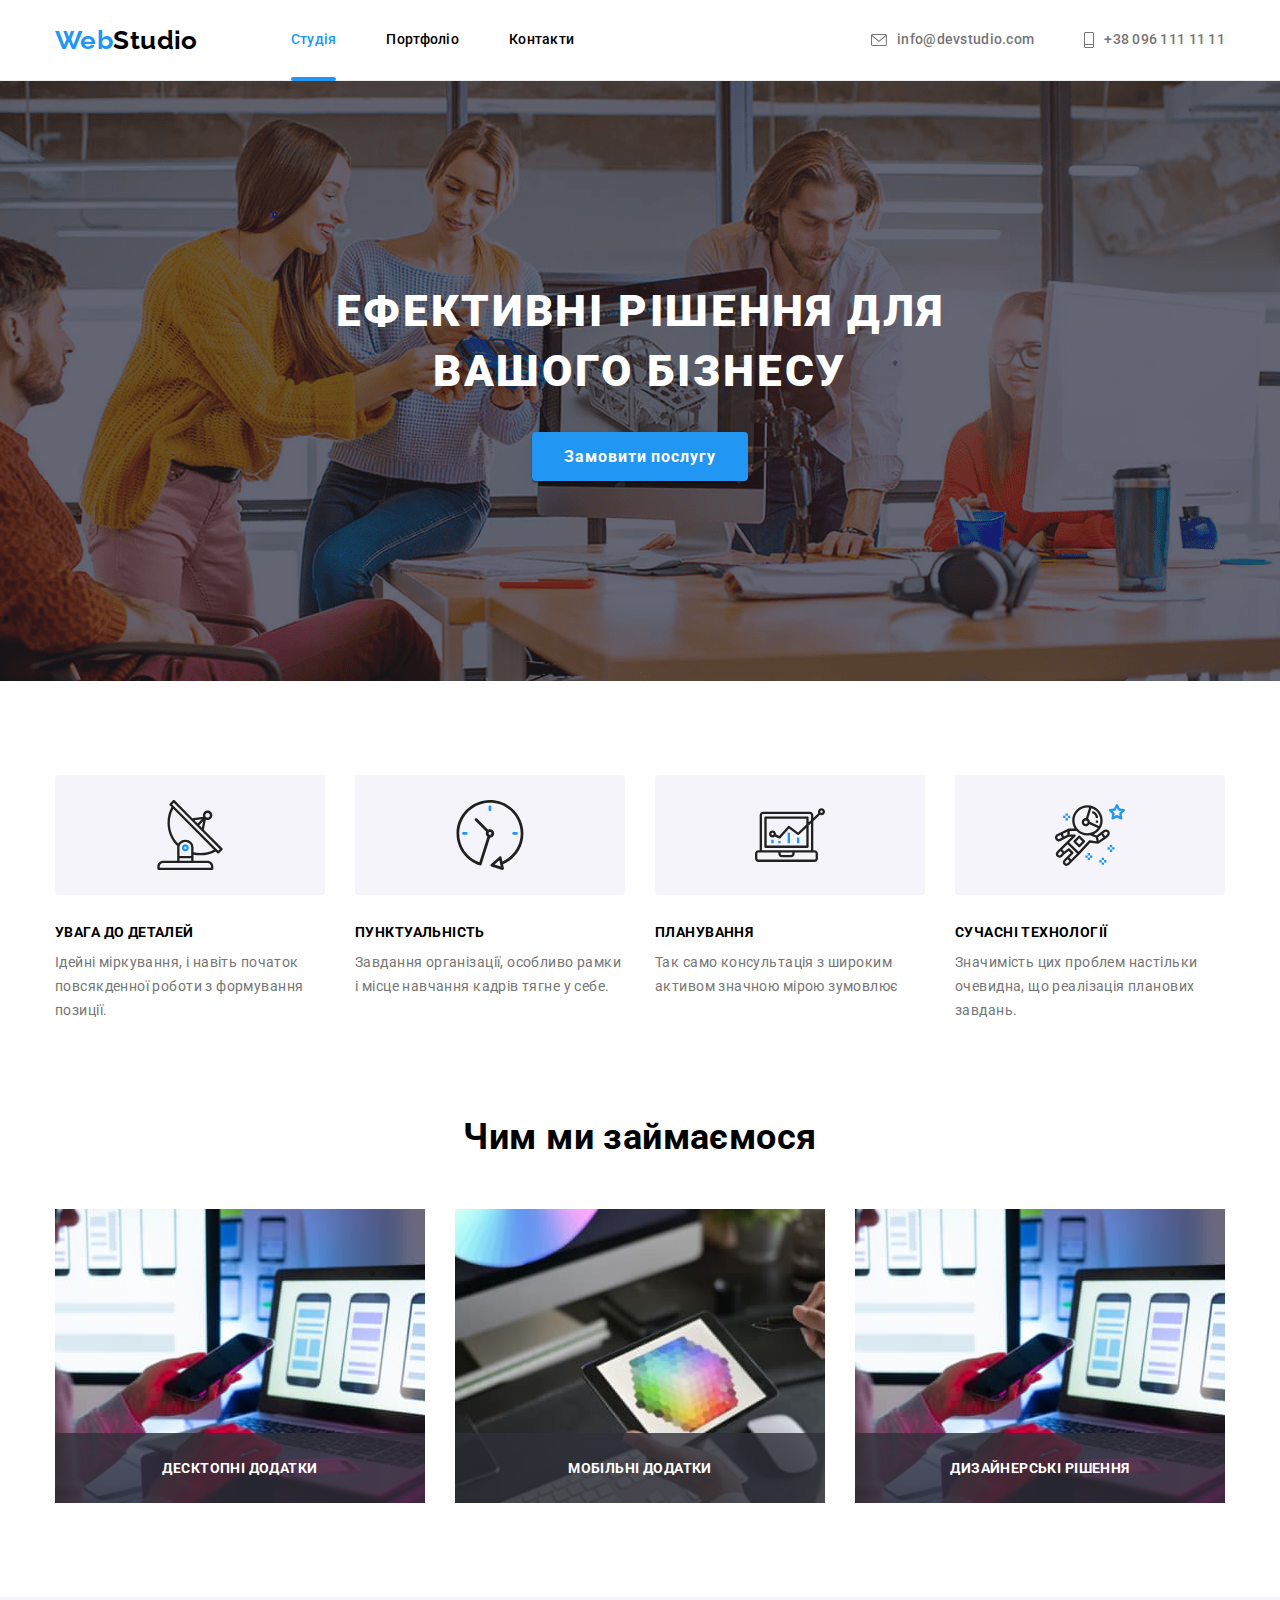
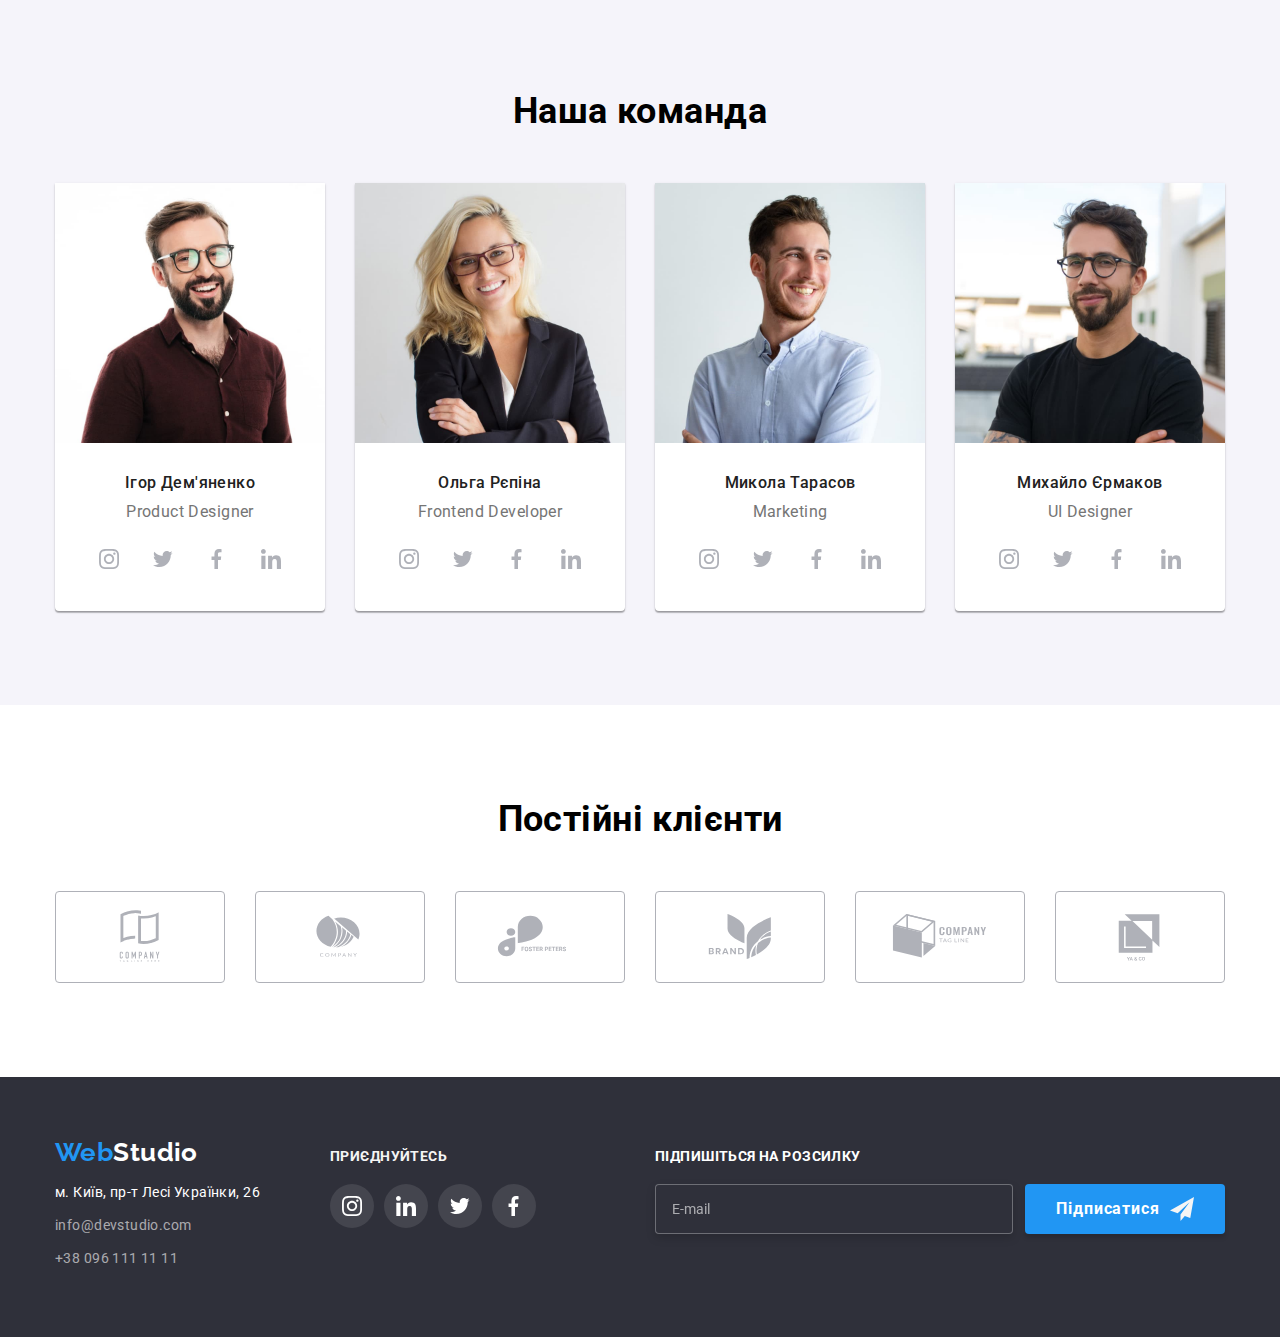
<file: index.html>
<!DOCTYPE html>
<html lang="uk">
<head>
  <meta charset="UTF-8">
  <meta http-equiv="X-UA-Compatible" content="IE=edge">
  <meta name="viewport" content="width=device-width, initial-scale=1.0">
  <!-- FONTS -->
  <link href="https://fonts.googleapis.com/css2?family=Raleway:wght@700&family=Roboto:wght@400;500;700;900&display=swap" rel="stylesheet">
  <!--MODERN-NORMALIZE  -->
  <link rel="stylesheet" href="https://cdn.jsdelivr.net/npm/modern-normalize@1.1.0/modern-normalize.min.css">
  
  <link rel="stylesheet" href="./css/style.css">
  <title>WebStudio</title>
</head>
<body>

  <!-- HEDEAR -->
  <header class="header">
    <div class="container header-container">
      <nav class="nav">
      <a class="logo" href="./index.html"><span class="logo-decoration">Web</span>Studio</a>
        <ul class="list-nav list">
          <li class="item-list"><a class="link current" href="./index.html">Студія</a></li>
          <li class="item-list"><a class="link" href="./portfolio.html">Портфоліо</a></li>
          <li class="item-list"><a class="link" href="#">Контакти</a></li>
        </ul>
      </nav>

      <ul class="list-contact list">
        <li class="item-contact">
          <a class="link" href="mailto:info@devstudio.com">
            <svg class="contacts-icons-mailtu">
              <use href="./images/icons/contacts.svg#icon-envelope"></use>
            </svg>info@devstudio.com
          </a>
        </li>
        <li class="item-contact">
          <a class="link" href="tel:+380961111111">
            <svg class="contacts-icons-phone">
              <use href="./images/icons/contacts.svg#icon-phone"></use>
            </svg>+38 096 111 11 11
          </a>
        </li>
      </ul>
    </div>
  </header>
  <main>

    <!-- HERO -->
    <section class="hero section">
      <div class="container">
        <h1 class="hero-title">Ефективні рішення для вашого бізнесу</h1>
        <button class="btn-hero" data-modal-open type="button">Замовити послугу</button>
      </div>
    </section>

    <!-- ADVANTAGES -->
    <section class="advantages section">
      <h2 class="visually-hidden">Переваги</h2>
        <div class="container">
          <ul class="list-advantages list">
            <li class="item-advantages">
              <div class="blok-advantes">
                <svg class="icon-advantes">
                  <use  href="./images/icons/work.svg#icon-antenna"></use>
                </svg>
              </div>
              <h3 class=advantages-title>УВАГА ДО ДЕТАЛЕЙ</h3>
              <p class="advantages-text">Ідейні міркування, і навіть початок повсякденної роботи з формування позиції.</p>
            </li>

            <li class="item-advantages">
              <div class="blok-advantes">
                <svg class="icon-advantes">
                  <use  href="./images/icons/work.svg#icon-clock"></use>
                </svg>
              </div>
              <h3 class="advantages-title">ПУНКТУАЛЬНІСТЬ</h3>
              <p class="advantages-text">Завдання організації, особливо рамки і місце навчання кадрів тягне у себе.</p>
            </li>

            <li class="item-advantages">
              <div class="blok-advantes">
                <svg class="icon-advantes">
                  <use  href="./images/icons/work.svg#icon-diagram"></use>
                </svg>
              </div>
              <h3 class="advantages-title">ПЛАНУВАННЯ</h3>
              <p class="advantages-text">Так само консультація з широким активом значною мірою зумовлює</p>
            </li>

            <li class="item-advantages">
              <div class="blok-advantes">
                <svg class="icon-advantes">
                  <use  href="./images/icons/work.svg#icon-astronaut"></use>
                </svg>
              </div>
              <h3 class="advantages-title">СУЧАСНІ ТЕХНОЛОГІЇ</h3>
              <p class="advantages-text">Значимість цих проблем настільки очевидна, що реалізація планових завдань.</p>
            </li>
          </ul>
      </div>
    </section>

    <!-- WORK -->
    <section class="work section">
      <div class="container">
        <h2 class="section-title">Чим ми займаємося</h2>
          <ul class="list-work list">
            <li>
              <div class="work-overlay">
                <img src="./images/img-work-1.jpg" alt="зображення роботи над кодом" width="370" height="294">
                <p class="work-overlay-text">Десктопні додатки</p>
              </div>
            </li>

            <li>
              <div class="work-overlay">
                <img src="./images/img-work-2.jpg" alt="зображення роботи над мобільним додатком" width="370" height="294">
                <p class="work-overlay-text">Мобільні додатки</p>
            </div>
            </li>

            <li>
              <div class="work-overlay">
                <img src="./images/img-work-1.jpg" alt="зображення роботи над дизайном" width="370" height="294">
                <p class="work-overlay-text">Дизайнерські рішення</p>
              </div>
            </li>
          </ul>
      </div>
    </section>

    <!-- TEAM -->
    <section class="team section">
      <div class="container">
        <h2 class="section-title">Наша команда</h2>
          <ul class="list-team list">
            <li class="item-team">
              <img src="./images/img-product-designer.jpg" alt="Ігор Дем'яненко" width="270" height="260">
              <div class="card-team">
                <h3 class="team-subtitle">Ігор Дем'яненко</h3>
                <p class="team-text" lang="en">Product Designer</p>
              
                <ul class="social-list list">
                  <li class="social-list-item">
                    <a href="" class="social-list-link">
                      <svg lang="en" class="social-list-icon" aria-label="instagram icon">
                        <use href="./images/icons/social-networks.svg#icon-instagram"></use>
                      </svg>
                    </a>
                  </li>
                  <li class="social-list-item">
                    <a href="" class="social-list-link">
                      <svg lang="en" class="social-list-icon" aria-label="twitter icon">
                        <use href="./images/icons/social-networks.svg#icon-twitter"></use>
                      </svg>
                    </a>
                  </li>
                  <li class="social-list-item">
                    <a href="" class="social-list-link">
                      <svg lang="en" class="social-list-icon" aria-label="facebook icon">
                        <use href="./images/icons/social-networks.svg#icon-facebook"></use>
                      </svg>
                    </a>
                  </li>
                  <li class="social-list-item">
                    <a href="" class="social-list-link">
                      <svg lang="en" class="social-list-icon" aria-label="linkedin icon">
                        <use href="./images/icons/social-networks.svg#icon-linkedin"></use>
                      </svg>
                    </a>
                  </li>
                </ul>
              </div>
            </li>

            <li class="item-team">
              <img src="./images/img-frontend-developer.jpg" alt="Ольга Рєпіна" width="270" height="260">
              <div class="card-team">
                <h3 class="team-subtitle">Ольга Рєпіна</h3>
                <p class="team-text" lang="en">Frontend Developer</p>

                <ul class="social-list list">
                  <li class="social-list-item">
                    <a href="" class="social-list-link">
                      <svg lang="en" class="social-list-icon" aria-label="instagram icon">
                        <use href="./images/icons/social-networks.svg#icon-instagram"></use>
                      </svg>
                    </a>
                  </li>
                  <li class="social-list-item">
                    <a href="" class="social-list-link">
                      <svg lang="en" class="social-list-icon" aria-label="twitter icon">
                        <use href="./images/icons/social-networks.svg#icon-twitter"></use>
                      </svg>
                    </a>
                  </li>
                  <li class="social-list-item">
                    <a href="" class="social-list-link">
                      <svg lang="en" class="social-list-icon" aria-label="facebook icon">
                        <use href="./images/icons/social-networks.svg#icon-facebook"></use>
                      </svg>
                    </a>
                  </li>
                  <li class="social-list-item">
                    <a href="" class="social-list-link">
                      <svg lang="en" class="social-list-icon" aria-label="linkedin icon">
                        <use href="./images/icons/social-networks.svg#icon-linkedin"></use>
                      </svg>
                    </a>
                  </li>
                </ul>
              </div>
            </li>

            <li class="item-team">
              <img src="./images/img-marketing.jpg" alt="Микола Тарасов" width="270" height="260">
              <div class="card-team">
                <h3 class="team-subtitle">Микола Тарасов</h3>
                <p class="team-text" lang="en">Marketing</p>

                <ul class="social-list list">
                  <li class="social-list-item">
                    <a href="" class="social-list-link">
                      <svg lang="en" class="social-list-icon" aria-label="instagram icon">
                        <use href="./images/icons/social-networks.svg#icon-instagram"></use>
                      </svg>
                    </a>
                  </li>
                  <li class="social-list-item">
                    <a href="" class="social-list-link">
                      <svg lang="en" class="social-list-icon" aria-label="twitter icon">
                        <use href="./images/icons/social-networks.svg#icon-twitter"></use>
                      </svg>
                    </a>
                  </li>
                  <li class="social-list-item">
                    <a href="" class="social-list-link">
                      <svg lang="en" class="social-list-icon" aria-label="facebook icon">
                        <use href="./images/icons/social-networks.svg#icon-facebook"></use>
                      </svg>
                    </a>
                  </li>
                  <li class="social-list-item">
                    <a href="" class="social-list-link">
                      <svg lang="en" class="social-list-icon" aria-label="linkedin icon">
                        <use href="./images/icons/social-networks.svg#icon-linkedin"></use>
                      </svg>
                    </a>
                  </li>
                </ul>
              </div>
            </li>

            <li class="item-team">
              <img src="./images/img-ul-designer.jpg" alt="Михайло Єрмаков" width="270" height="260">
              <div class="card-team">
                <h3 class="team-subtitle">Михайло Єрмаков</h3>
                <p class="team-text" lang="en">UI Designer</p>

                <ul class="social-list list">
                  <li class="social-list-item">
                    <a href="" class="social-list-link">
                      <svg lang="en" class="social-list-icon" aria-label="instagram icon">
                        <use href="./images/icons/social-networks.svg#icon-instagram"></use>
                      </svg>
                    </a>
                  </li>
                  <li class="social-list-item">
                    <a href="" class="social-list-link">
                      <svg lang="en" class="social-list-icon" aria-label="twitter icon">
                        <use href="./images/icons/social-networks.svg#icon-twitter"></use>
                      </svg>
                    </a>
                  </li>
                  <li class="social-list-item">
                    <a href="" class="social-list-link">
                      <svg lang="en" class="social-list-icon" aria-label="facebook icon">
                        <use href="./images/icons/social-networks.svg#icon-facebook"></use>
                      </svg>
                    </a>
                  </li>
                  <li class="social-list-item">
                    <a href="" class="social-list-link linc">
                      <svg lang="en" class="social-list-icon" aria-label="linkedin icon">
                        <use href="./images/icons/social-networks.svg#icon-linkedin"></use>
                      </svg>
                    </a>
                  </li>
                </ul>
              </div>
            </li>
          </ul>
    </div>
    </section>

    <!-- CUSTOMERS -->
    <section class="sectin-customers section">
      <div class="container">
        <h2 class="customers-title title">Постійні клієнти</h2>
          <ul class="curstomers-list list">
            <li class="curstomers-item">
              <a href="" class="curstomers-link link">
                <svg class="curstomers-icon">
                  <use href="./images/icons/logo.svg#icon-Logo-1"></use>
                </svg>
              </a>
            </li>

            <li class="curstomers-item">
              <a href="" class="curstomers-link link">
                <svg class="curstomers-icon">
                  <use href="./images/icons/logo.svg#icon-Logo-2"></use>
                </svg>
              </a>
            </li>

            <li class="curstomers-item">
              <a href="" class="curstomers-link link">
                <svg class="curstomers-icon">
                  <use href="./images/icons/logo.svg#icon-Logo-3"></use>
                </svg>
              </a>
            </li>

            <li class="curstomers-item">
              <a href="" class="curstomers-link link">
                <svg class="curstomers-icon">
                  <use href="./images/icons/logo.svg#icon-Logo-4"></use>
                </svg>
              </a>
            </li>

            <li class="curstomers-item">
              <a href="" class="curstomers-link link">
                <svg class="curstomers-icon">
                  <use href="./images/icons/logo.svg#icon-Logo-5"></use>
                </svg>
              </a>
            </li>

            <li class="curstomers-item">
              <a href="" class="curstomers-link link">
                <svg class="curstomers-icon">
                  <use href="./images/icons/logo.svg#icon-Logo-6"></use>
                </svg>
              </a>
            </li>
          </ul>
      </div>
    </section>
  </main>

  <!-- FOOTER -->
  <footer class="footer">
      <div class="container footer-box">
          <div class="footer-contacts">
            <a class="logo" href="./index.html"><span class="logo-decoration">Web</span>Studio</a>
            <address class="footer-address">
              <ul class="footer-list list">
                <li class="item-footer"><a class="link-adres" href="">м. Київ, пр-т Лесі Українки, 26</a></li>
                <li class="item-footer"><a class="link" href="mailto:info@devstudio.com">info@devstudio.com</a></li>
                <li class="item-footer"><a class="link" href="tel:+380961111111">+38 096 111 11 11</a></li>
              </ul>
            </address>
          </div>

          <!-- FOOTER-SOCIAL -->
        <div class="footer-social">
          <h2 class="footer-social-title">приєднуйтесь</h2>

          <ul class="footer-social-list list">
            <li class="footer-social-item">
              <a href="" class="footer-social-link">
                <svg class="footer-social-icon">
                  <use class="use" href="./images/icons/social-networks.svg#icon-instagram"></use>
                </svg>
              </a>
            </li>

            <li class="footer-social-item">
              <a href="" class="footer-social-link">
                <svg class="footer-social-icon">
                  <use href="./images/icons/social-networks.svg#icon-linkedin"></use>
                </svg>
              </a>
            </li>

            <li class="footer-social-item">
              <a href="" class="footer-social-link">
                <svg class="footer-social-icon">
                  <use href="./images/icons/social-networks.svg#icon-twitter"></use>
                </svg>
              </a>
            </li>

            <li class="footer-social-item">
              <a href="" class="footer-social-link ">
                <svg class="footer-social-icon">
                  <use href="./images/icons/social-networks.svg#icon-facebook"></use>
                </svg>
              </a>
            </li>
          </ul>
        </div>


        <div class="subscription">
          <p class="footer-title-form">Підпишіться на розсилку</p>
          <form class="footer-form">
            <input class="footer-form-input" name="user_email"
            type="email" 
            pattern="[a-zA-Zа]+"
            placeholder="E-mail">
            <button class="footer-form-btn" type="submit">
              Підписатися
              <svg class="footer-icon-btn">
                <use href="./images/icons/social-networks.svg#icon-send"></use>
              </svg>
            </button>
          </form>
        </div>
      </div>
  </footer>

  <!--MODAL-BACKDROP -->
 
  <div class="backdrop is-hidden" data-modal>
    <div class="modal">
      <button class="modal-close-btn" data-modal-close>
        <svg class="modal-icon-close">
          <use href="./images/icons/modal-window.svg#icon-close"></use>
        </svg>
      </button>

      <p class="modal-title">Залиште свої дані, ми вам передзвонимо</p>
      <form class="modal-form">
        <label class="modal-lable">
          <span class="modal-input-fild">Ім'я</span>
          <span class="modal-form-icon">
            <input class="modal-input" 
            name="user_name" 
            type="text" 
            required 
            pattern="[a-zA-Zа-яА-ЯіІїЇ]+">
            <svg class="form-input-icon" width="12px"
            height="12px">
              <use class="input-icon" href="./images/icons/modal-window.svg#icon-uzer"></use>
            </svg>
          </span>
        </label>
      
        <label class="modal-lable">
          <span class="modal-input-fild">Телефон</span>
          <span class="modal-form-icon">
            <input class="modal-input" 
            name="user_phone" 
            type="tel" 
            required 
            pattern="[0-9]{3}-[0-9]{3}-[0-9]{2}-[0-9]{2}" 
            title="xxx-xxx-xx-xx">
            <svg class="form-input-icon" width="13px" 
            height="13px">
              <use class="input-icon"  href="./images/icons/modal-window.svg#icon-phone"></use>
            </svg>
          </span>
        </label>
      
        <label class="modal-lable">
          <span class="modal-input-fild">Пошта</span>
          <span class="modal-form-icon">
            <input class="modal-input" 
            name="user_email" 
            type="email"
            pattern="[a-zA-Zа]+">
            <svg class="form-input-icon" width="15px" 
            height="12px" >
              <use class="input-icon" href="./images/icons/modal-window.svg#icon-letter"></use>
            </svg>
          </span>
        </label>
      
        <label class="modal-lable-textarea">
          <span class="modal-input-fild">Коментар</span>
          <textarea class="modal-textarea" 
          name="user_message"
          placeholder="Введіть текст"></textarea>
        </label>
      
        <label class="modal-checkbox-field">
          <input class="modal-checkbox"
          name="user_policy" 
          type="checkbox" 
          required>
          <svg class="icon-checkbox">
            <use class="icon-checkbox-active" href="./images/icons/modal-window.svg#icon-check-box"></use>
          </svg>
          Погоджуюся з розсилкою та приймаю&nbsp;<a class="checkbox-link" href=""> Умови договору</a>
        </label>

        <button class="modal-form-btn" type="submit">Надіслати</button>
      </form>
    </div>
  </div>
 


  <script src="./js/modal.js"></script>
</body>
</html>
</file>
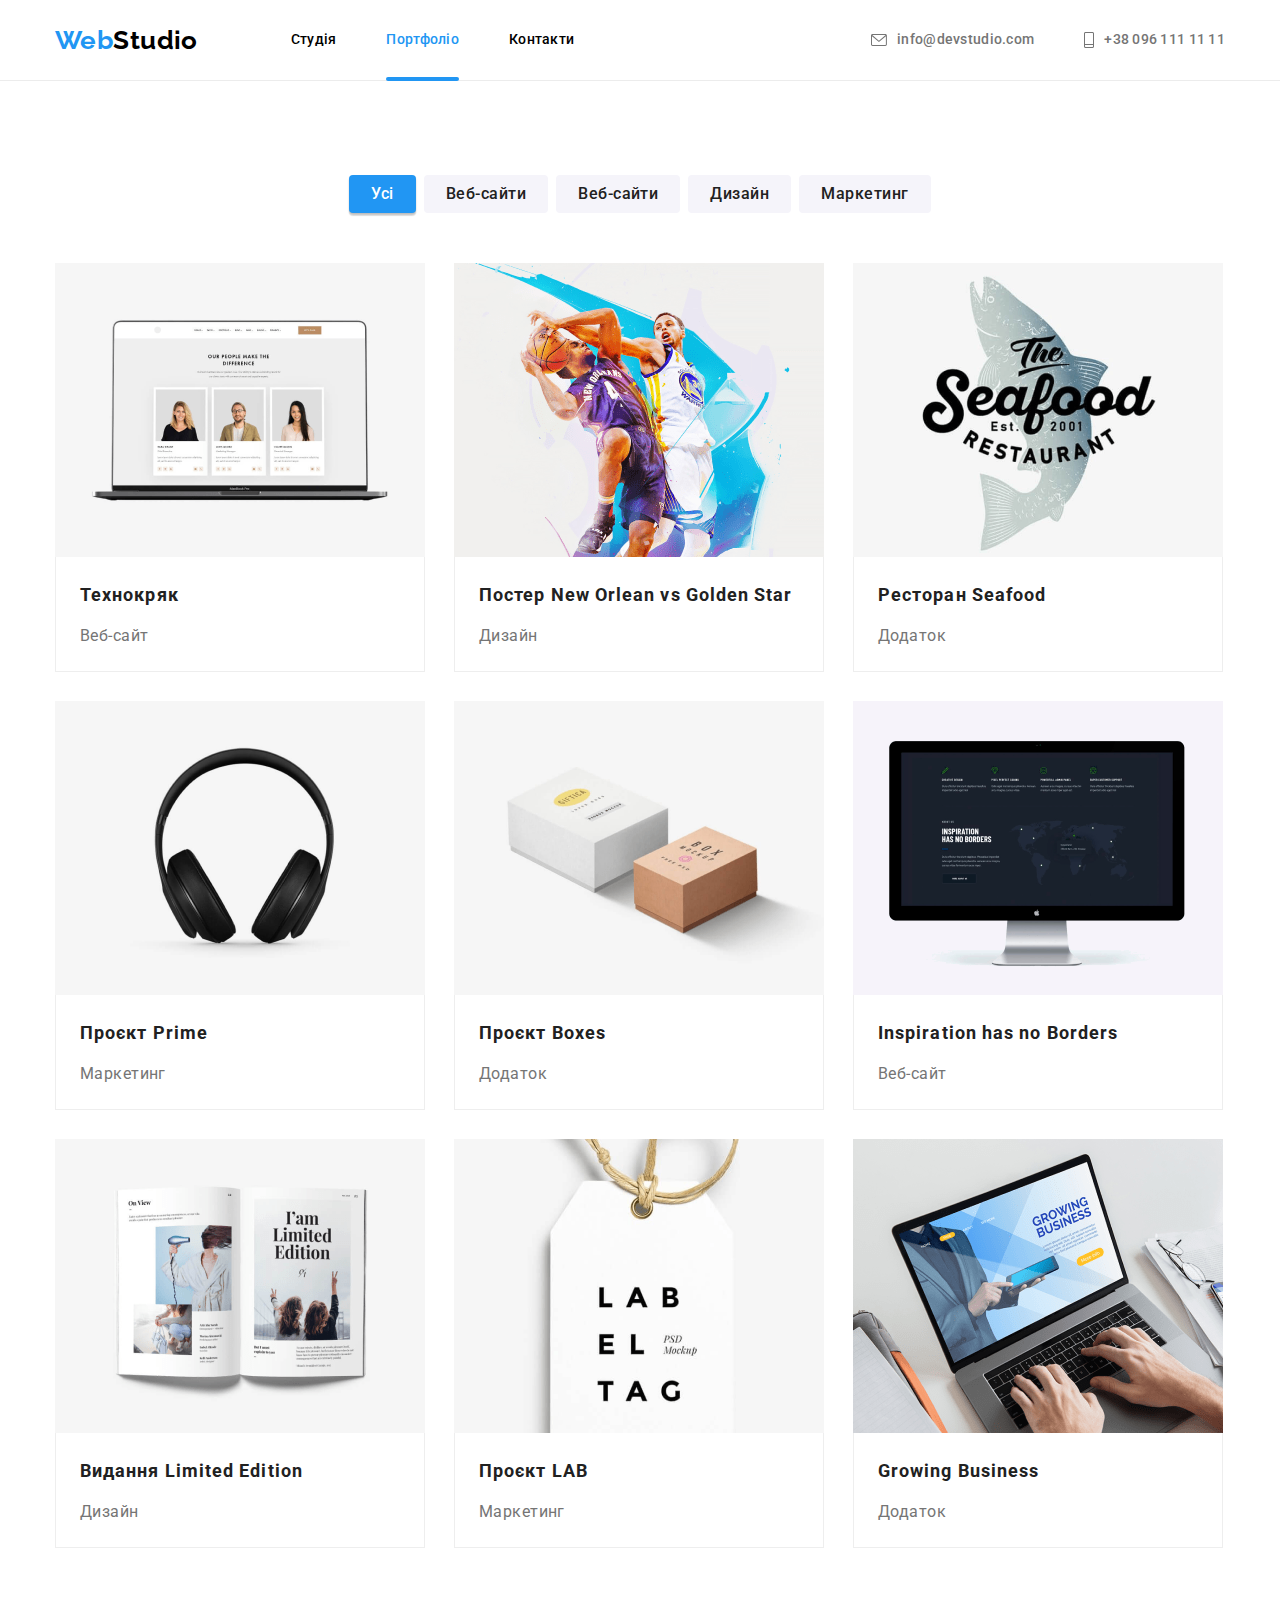
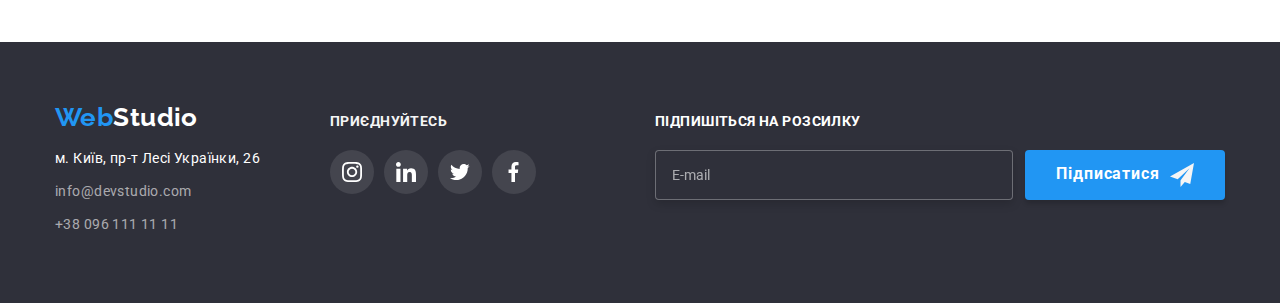
<file: portfolio.html>
<!DOCTYPE html>
<html lang="uk">
<head>
  <meta charset="UTF-8">
  <meta http-equiv="X-UA-Compatible" content="IE=edge">
  <meta name="viewport" content="width=device-width, initial-scale=1.0">
  <!-- FONTS -->
  <link href="https://fonts.googleapis.com/css2?family=Raleway:wght@700&family=Roboto:wght@400;500;700;900&display=swap" rel="stylesheet">
  <!--MODERN-NORMALIZE  -->
  <link rel="stylesheet" href="https://cdn.jsdelivr.net/npm/modern-normalize@1.1.0/modern-normalize.min.css">
  
  <link rel="stylesheet" href="./css/style.css">
  <title>WebStudio</title>
</head>
<body>

   <!-- HEDEAR -->
   <header class="header">
    <div class="container header-container">
      <nav class="nav">
      <a class="logo" href="./index.html"><span class="logo-decoration">Web</span>Studio</a>
        <ul class="list-nav list">
          <li class="item-list"><a class="link" href="./index.html">Студія</a></li>
          <li class="item-list"><a class="link current" href="./portfolio.html">Портфоліо</a></li>
          <li class="item-list"><a class="link" href="#">Контакти</a></li>
        </ul>
      </nav>

      <ul class="list-contact list">
        <li class="item-contact">
          <a class="link" href="mailto:info@devstudio.com">
            <svg class="contacts-icons-mailtu">
              <use href="./images/icons/contacts.svg#icon-envelope"></use>
            </svg>info@devstudio.com
          </a>
        </li>
        <li class="item-contact">
          <a class="link" href="tel:+380961111111">
            <svg class="contacts-icons-phone">
              <use href="./images/icons/contacts.svg#icon-phone"></use>
            </svg>+38 096 111 11 11
          </a>
        </li>
      </ul>
    </div>
  </header>

  <!-- PORTFOLIO -->
  <main>
    <section class="portfolio sectio">
      <div class="container">
      <h1 class="visually-hidden ">Портфоліо</h1>
      <ul class="list-btn list">
        <li>
          <button class="btn-portfolio active" type="button">Усі</button>
        </li>
        <li>
          <button class="btn-portfolio" type="button">Веб-сайти</button>
        </li>
        <li>
          <button class="btn-portfolio" type="button">Веб-сайти</button>
        </li>
        <li>
          <button class="btn-portfolio" type="button">Дизайн</button>
        </li>
        <li>
          <button class="btn-portfolio" type="button">Маркетинг</button>
        </li>
      </ul>

      <!-- PORTFOLIO-IMG -->

      <ul class="list-portfolio list">
        <li>
          <a href="" class="portfolio-link link">
            <div class="protfolio-overlay">
              <img src="./images/portfolio-images/portfolio-img.1-min.png" alt="Зображений ноутбук з відкритим сайтом" height="294" width="370">
              <p class="portfolio-overlay-text">Ресурс пропонує комплексні пропозиції з різним рівнем функціоналу та сервісів. Все це дозволить відвідувачу отримати вичерпні відомості про компанію чи приватну особу.</p>
            </div>
            <div class="portfolio-card">
              <h2 class="title">Технокряк</h2>
              <p class="text">Веб-сайт</p>
            </div>
          </a>
        </li>

        <li>
          <a href="" class="portfolio-link link">
            <div class="protfolio-overlay">
              <img src="./images/portfolio-images/portfolio-img.2-min.png" alt="Постер з двома баскедболістами" height="294" width="370">
              <p class="portfolio-overlay-text">Ресурс пропонує комплексні пропозиції з різним рівнем функціоналу та сервісів. Все це дозволить відвідувачу отримати вичерпні відомості про компанію чи приватну особу.</p>
            </div>
            <div class="portfolio-card">
              <h2 class="title">Постер New Orlean vs Golden Star</h2>
              <p class="text">Дизайн</p>
            </div>
          </a>
        </li>

        <li>
          <a href="" class="portfolio-link link">
            <div class="protfolio-overlay">
              <img src="./images/portfolio-images/portfolio-img.3-min.png" alt="Логотип ресторану" height="294" width="370">
              <p class="portfolio-overlay-text">Ресурс пропонує комплексні пропозиції з різним рівнем функціоналу та сервісів. Все це дозволить відвідувачу отримати вичерпні відомості про компанію чи приватну особу.</p>
            </div>
            <div  class="portfolio-card">
              <h2 class="title">Ресторан Seafood</h2>
              <p class="text">Додаток</p>
            </div>
          </a>
        </li>

        <li>
          <a href="" class="portfolio-link link">
            <div class="protfolio-overlay">
              <img src="./images/portfolio-images/portfolio-img.4-min.png" alt="Зображення чорних навушників" height="294" width="370">
              <p class="portfolio-overlay-text">Ресурс пропонує комплексні пропозиції з різним рівнем функціоналу та сервісів. Все це дозволить відвідувачу отримати вичерпні відомості про компанію чи приватну особу.</p>
            </div>
            <div  class="portfolio-card">
              <h2 class="title">Проєкт Prime</h2>
              <p class="text">Маркетинг</p>
            </div>
          </a>
        </li>

        <li>
          <a href="" class="portfolio-link link">
            <div class="protfolio-overlay">
              <img src="./images/portfolio-images/portfolio-img.5-min.png" alt="Зображення двох коробок" height="294" width="370">
              <p class="portfolio-overlay-text">Ресурс пропонує комплексні пропозиції з різним рівнем функціоналу та сервісів. Все це дозволить відвідувачу отримати вичерпні відомості про компанію чи приватну особу.</p>
            </div>
            <div  class="portfolio-card">
              <h2 class="title">Проєкт Boxes</h2>
              <p class="text">Додаток</p>
            </div>
          </a>
        </li>

        <li>
          <a href="" class="portfolio-link link">
            <div class="protfolio-overlay">
              <img src="./images/portfolio-images/portfolio-img.6-min.png" alt="Монітор комп'ютера" height="294" width="370">
              <p class="portfolio-overlay-text">Ресурс пропонує комплексні пропозиції з різним рівнем функціоналу та сервісів. Все це дозволить відвідувачу отримати вичерпні відомості про компанію чи приватну особу.</p>
            </div>
            <div  class="portfolio-card">
              <h2 class="title">Inspiration has no Borders</h2>
              <p class="text">Веб-сайт</p>
            </div>
          </a>
        </li>

        <li>
          <a href="" class="portfolio-link link">
            <div class="protfolio-overlay">
              <img src="./images/portfolio-images/portfolio-img.7-min.png" alt="Зображиний журнал" height="294" width="370">
              <p class="portfolio-overlay-text">Ресурс пропонує комплексні пропозиції з різним рівнем функціоналу та сервісів. Все це дозволить відвідувачу отримати вичерпні відомості про компанію чи приватну особу.</p>
            </div>
            <div  class="portfolio-card">
              <h2 class="title">Видання Limited Edition</h2>
              <p class="text">Дизайн</p>
            </div>
          </a>
        </li>

        <li>
          <a href="" class="portfolio-link link">
            <div class="protfolio-overlay">
              <img src="./images/portfolio-images/portfolio-img.8-min.png" alt="Зображеня лейбла" height="294" width="370">
              <p class="portfolio-overlay-text">Ресурс пропонує комплексні пропозиції з різним рівнем функціоналу та сервісів. Все це дозволить відвідувачу отримати вичерпні відомості про компанію чи приватну особу.</p>
            </div>
            <div  class="portfolio-card">
              <h2 class="title">Проєкт LAB</h2>
              <p class="text">Маркетинг</p>
            </div>
          </a>
        </li>

        <li>
          <a href="" class="portfolio-link link">
            <div class="protfolio-overlay">
              <img src="./images/portfolio-images/portfolio-img.9-min.png" alt="Зображиний ноутбук" height="294" width="370">
              <p class="portfolio-overlay-text">Ресурс пропонує комплексні пропозиції з різним рівнем функціоналу та сервісів. Все це дозволить відвідувачу отримати вичерпні відомості про компанію чи приватну особу.</p>
            </div>
            <div  class="portfolio-card">
              <h2 class="title">Growing Business</h2>
              <p class="text">Додаток</p>
            </div>
          </a>
        </li>
      </ul>
    </div>
    </section>
  </main>
  <!-- FOOTER -->
  <footer class="footer">
    <div class="container footer-box">
        <div class="footer-contacts">
          <a class="logo" href="./index.html"><span class="logo-decoration">Web</span>Studio</a>
          <address class="footer-address">
            <ul class="footer-list list">
              <li class="item-footer"><a class="link-adres" href="">м. Київ, пр-т Лесі Українки, 26</a></li>
              <li class="item-footer"><a class="link" href="mailto:info@devstudio.com">info@devstudio.com</a></li>
              <li class="item-footer"><a class="link" href="tel:+380961111111">+38 096 111 11 11</a></li>
            </ul>
          </address>
        </div>

        <!-- FOOTER-SOCIAL -->
      <div class="footer-social">
        <h2 class="footer-social-title">приєднуйтесь</h2>

        <ul class="footer-social-list list">
          <li class="footer-social-item">
            <a href="" class="footer-social-link">
              <svg class="footer-social-icon">
                <use class="use" href="./images/icons/social-networks.svg#icon-instagram"></use>
              </svg>
            </a>
          </li>

          <li class="footer-social-item">
            <a href="" class="footer-social-link">
              <svg class="footer-social-icon">
                <use href="./images/icons/social-networks.svg#icon-linkedin"></use>
              </svg>
            </a>
          </li>

          <li class="footer-social-item">
            <a href="" class="footer-social-link">
              <svg class="footer-social-icon">
                <use href="./images/icons/social-networks.svg#icon-twitter"></use>
              </svg>
            </a>
          </li>

          <li class="footer-social-item">
            <a href="" class="footer-social-link ">
              <svg class="footer-social-icon">
                <use href="./images/icons/social-networks.svg#icon-facebook"></use>
              </svg>
            </a>
          </li>
        </ul>
      </div>


      <div class="subscription">
        <p class="footer-title-form">Підпишіться на розсилку</p>
        <form class="footer-form">
          <input class="footer-form-input" name="my_email" 
          type="email" 
          pattern="[a-zA-Zа]+"
          placeholder="E-mail">
          <button class="footer-form-btn" type="button">
            Підписатися
            <svg class="footer-icon-btn">
              <use href="./images/icons/social-networks.svg#icon-send"></use>
            </svg>
          </button>
        </form>
      </div>
    </div>
</footer>
</body>
</html>
</file>
<file: css/style.css>
/* Колір h2.h3 #212121*/
/* Колір тексту на темному фоні #FFFFFF */
/* Колір фона #FFFFFF */
/* Другорядний колір фона #2F303A*/
/* Другорядний колір тексту #757575*/
/* Колір тексту address rgba(255, 255, 255, 0.6); */
/* Колір акценту #2196F3*/



:root {
  --primary-font: "Roboto", sans-serif;
  --secondary-font: "Raleway", sans-serif;
  --primary-text-dark-color: #212121;
  --secondary-text-dark-color: #757575;
  --primary-text-light-color: #FFFFFF;
  --secondary-text-light-color: rgba(255, 255, 255, 0.6);
  --primary-background-color: #F5F5F5;
  --secondary-background-color: ##F5F4FA;
  --primary-dark-background-color:#2F303A;
  --accent-color: #2196F3;
  --transition-dur-and-func: 250ms cubic-bezier(0.4, 0, 0.2, 1);
}

img {
    display: block;
    max-width: 100%;
    height: auto;
}

.list {
  list-style: none;
}

.link{
  text-decoration: none;
}

h1,
h2,
h3,
h4,
p {
  margin-top: 0;
  margin-bottom: 0;
}

button {
  cursor: pointer;
}

ul,ol {
  margin-top: 0;
  margin-bottom: 0;
  padding-left: 0;
}

body {
  color: var(--primary-text-color);
  box-sizing: border-box;
  font-family: Roboto, sans-serif;
  letter-spacing: 0.03em;
  font-size: 14px;
  background-color: #FFFFFF;
}

.container {
  width: 1200px;
  margin-left: auto;
  margin-right: auto;
  padding-left: 15px;
  padding-right: 15px;
}

.section {
  padding-top: 94px;
  padding-bottom: 94px;
}

/*========================== HEADER ================================= */

.header {
  border-bottom: 1px solid #ECECEC;
}


.header-container {
  display: flex;
  justify-content: space-between;
}

.nav {
  display: flex;
  align-items: center;

}

/*========================== lOGO ================================= */
.logo{
font-family: var(--secondary-font);
font-weight: 700;
font-size: 26px;
line-height: 1.19;
text-decoration: none;
margin-right: 93px;
display: block;

color: var(--primary-text-color);
}

.logo-decoration {
  font-size: 26px;
  line-height: 1.12;
  color: var(--accent-color);
}

/*========================== LIST-NAV ================================= */
.list-nav {
  display: flex;
  column-gap: 50px;
}

.list-nav .link {
  position: relative;
  font-weight: 500;
  line-height: 1.14;
  letter-spacing: 0.02em;
  text-decoration: none;
  display: block;
  padding: 32px 0;
  color: var(--primary-text-color);
  transition: color var(--transition-dur-and-func);
}

.list-nav .link:hover,
.list-nav .link:focus{
  color: var(--accent-color)
}

.list-nav .link.current {
  color: var(--accent-color);
}

.list-nav .link.current::after{
  content: "";
  position: absolute;
  bottom:-1px;
  right: 0;
  display: block;
  color:  var(--accent-color);
  width: 100%;
  height: 4px;
 
  background-color: var(--accent-color);
  border-radius: 2px;
}


/*========================== LIST-C0NTACT ============================*/
.list-contact {
  display: flex;
  align-items: center;
}

.item-contact {
  
  margin-right: 50px;
}

.item-contact:last-child{
  margin-right: 0;
}

.list-contact .link{
display: flex;
justify-content: center;
align-items: center;
font-weight: 500;
line-height: 1.14;
letter-spacing: 0.02em;
padding: 32px 0;
color: var(--secondary-text-dark-color);

transition: color var(--transition-dur-and-func);
}

.list-contact .link:hover,
.list-contact .link:focus {
  color: var(--accent-color);
}


/* ====================== CONTACTS-ICONS ============================= */

.contacts-icons-mailtu {
  height: 12px;
  width: 16px;
  margin-right: 10px;
  fill: currentColor;
    
}

.contacts-icons-phone {
  height: 16px;
  width: 10px;
  margin-right: 10px;
  fill: currentColor;
    
}

/*========================== /HEADER ================================= */

  

/* ========================= HERO ===================================== */
.hero {
  padding-top: 200px;
  padding-bottom: 200px;
  max-width: 1600px;
  margin: 0 auto;

  background-image: linear-gradient(rgba(47, 48, 58, 0.4), rgba(47, 48, 58, 0.4)), url("../images/img-hero.png");
  background-size: cover;
  background-position: center;
  background-repeat: no-repeat;
  background-color: #C4C4C4;
}

.hero-title {
  font-family: var(--primary-font);
  font-weight: 900;
  font-size: 44px;
  line-height: 1.37;

  margin-left: auto;
  margin-right: auto;
  text-align: center;
  letter-spacing: 0.06em;
  text-transform: uppercase;
  display: block;
  width: 696px;

  color: var(--primary-text-light-color);
}

/* ==================================== HERO BTN =============================================*/

.btn-hero {
  font-family: inherit;
  font-weight: 700;
  font-size: 16px;
  line-height: 1.87;

  align-items: center;
  text-align: center;
  letter-spacing: 0.06em;
  cursor: pointer;

  padding: 10px 32px;
  border: none;
  display: block;
  
  box-shadow: 0px 1px 3px rgba(0, 0, 0, 0.12), 0px 1px 1px rgba(0, 0, 0, 0.14), 0px 2px 1px rgba(0, 0, 0, 0.2);
  border-radius: 4px;

  margin-right: auto;
  margin-left: auto;
  margin-top: 30px;

  color: var(--primary-text-light-color);
  background-color: var(--accent-color);
  transition: background-color var(--transition-dur-and-func);
}

.btn-hero:hover,
.btn-hero:focus {
  background-color:#188CE8
}

.section-title {
  font-weight: 700;
  font-size: 36px;
  line-height: 1.16;
  text-align: center;

  margin-bottom: 50px;

  color: var(--primary-text-color);
}

/* ========================= /HERO ===================================== */

/* ========================== ADVANTAGES =============================== */

.visually-hidden {
  position: absolute;
  white-space: nowrap;
  width: 1px;
  height: 1px;
  overflow: hidden;
  border: 0;
  padding: 0;
  clip: rect(0 0 0 0);
  clip-path: inset(50%);
  margin: -1px;
}

.list-advantages {
  display: flex;
  column-gap: 30px;
}

.item-advantages {
  flex-basis: calc((100% - 90px) / 4);
}

.blok-advantes {
  display: flex;
  height: 120px;
  justify-content: center;
  align-items: center;
  border-radius: 4px;

  background-color: #F5F4FA ;
}

.icon-advantes {
  width:70px;
  height:70px;
}

.advantages-title{
  font-size: 14px;
  font-weight: 700;
  line-height: 1.14;
  margin-top: 30px;
  text-transform: uppercase;
}

.advantages-text{
  line-height: 1.71;
  margin-top: 10px;

  color: var(--secondary-text-dark-color)
}

/* ========================== /ADVANTAGES =============================== */

/* =========================== WORK ===================================== */

.work {
  padding-top: 0;
}

.list-work {
  display: flex;
  column-gap: 30px ;
}

/* ========================= WORK-OVERLAY ================================ */

.work-overlay {
  position: relative;
  width: 100%;
  overflow: hidden;
}


.work-overlay-text {
  position: absolute;
  bottom: 0;
  right: 0;

  
  width: 100%;
  height: 70px;
  font-weight: 700;
  text-align: center;
  text-transform: uppercase;
  padding: 27px 0;
  color: var(--primary-text-light-color);
  background: rgba(47, 48, 58, 0.8);
}

/* =========================== /WORK ===================================== */

/* =========================== TEAM ====================================== */

.team {
  padding-top: 94px;
  padding-bottom: 94px;
  background-color: #F5F4FA;
}

.list-team {
  display: flex;
  column-gap: 30px;
}

.item-team {
  box-shadow: 0px 1px 3px rgba(0, 0, 0, 0.12), 0px 1px 1px rgba(0, 0, 0, 0.14),
    0px 2px 1px rgba(0, 0, 0, 0.2);
  border-radius: 0px 0px 4px 4px;
  background-color: #ffffff;
}
  
.card-team {
  padding: 30px 0;
}

.team-subtitle {
  font-weight: 500;
  font-size: 16px;
  line-height: 1.19;
  text-align: center;

  color: var(--primary-text-dark-color)
}

.team-text {
  font-size: 16px;
  line-height: 1.19;
  text-align: center;
  margin-top: 10px;
  color: var(--secondary-text-dark-color)
}

/* =============================== SOCIAL-LINC ================================================ */

.social-list {
  display: flex;
  justify-content: center;
  column-gap: 10px;
  margin-top: 16px;
}

.social-list-link {
  display: flex;
  align-items: center;
  justify-content: center;
  width: 44px;
  height: 44px;
  border-radius: 50%;

  background-color: #FFFFFF;
  transition: background-color var(--transition-dur-and-func);
}

.social-list-link:hover,
.social-list-link:focus  {
  background-color:var(--accent-color) ;
}

.social-list-icon {
  height: 20px;
  width: 20px;
  fill:#AFB1B8;
  transition: fill var(--transition-dur-and-func)
}

.social-list-link:hover .social-list-icon,
.social-list-link:focus .social-list-icon {
  fill:#ffffff ;
} 

/* =========================== TEAM ====================================== */


/* ================================= CUSTOMERS ============================================== */

.customers-title {
  font-weight: 700;
  font-size: 36px;
  line-height: 1.16;
  text-align: center;

  margin-bottom: 50px;

  color: var(--primary-text-color);
}

.curstomers-list {
  display: flex;
  justify-content: center;
  gap: 30px;
}

.curstomers-item {
  width: 170px;
  height: 92px;
}


.curstomers-link {
  display: flex;
  justify-content: center;
  align-items: center;
  height: 100%;
  width: 100%;
  border-radius: 4px;
  border: 1px solid #AFB1B8;
  transition: border var(--transition-dur-and-func);
  
}

.curstomers-link:hover,
.curstomers-link:focus {
  border: 1px solid var(--accent-color);
}


.curstomers-icon {
  fill: #afb1b8;
  height: 60px;
  width: 106px;
  transition: fill var(--transition-dur-and-func);
}


.curstomers-link:hover .curstomers-icon,
.curstomers-link:focus .curstomers-icon {

  fill: var(--accent-color);
  
}

/* ============================ /CUSTOMERS =========================== */


/*==================================
 PORTFOLIO 
 ==================================*/
.portfolio {
  padding-top: 94px;
  padding-bottom: 94px;
}

.list-btn {
  display: flex;
  column-gap: 8px;
  justify-content: center;
  
}

.list-btn .btn-portfolio {

  font-family:inherit;
  font-style: normal;
  font-weight: 500;
  font-size: 16px;
  line-height: 1.62;
  cursor: pointer;

  text-align: center;
  letter-spacing: 0.03em;
  padding: 6px 22px;

  background: #F5F4FA;
  border-radius: 4px;
  border: none;
  transition: color var(--transition-dur-and-func), background-color var(--transition-dur-and-func),
  box-shadow var(--transition-dur-and-func);

  color: var(--primary-text-dark-color)
 
}

.list-btn .btn-portfolio:hover,
.list-btn .btn-portfolio:focus {
  background-color:  var(--accent-color);
  color: var(--primary-text-light-color);
  box-shadow: 0px 3px 1px rgba(0, 0, 0, 0.1), 0px 1px 2px rgba(0, 0, 0, 0.08), 0px 2px 2px rgba(0, 0, 0, 0.12);
  border-radius: 4px;
}

.list-btn .active {
  background-color:  var(--accent-color);
  color: var(--primary-text-light-color);
  box-shadow: 0px 3px 1px rgba(0, 0, 0, 0.1), 0px 1px 2px rgba(0, 0, 0, 0.08), 0px 2px 2px rgba(0, 0, 0, 0.12);
  border-radius: 4px;
}

 /* ========================================= PORTFOLIO IMG ========================================== */

.list-portfolio {
  display: flex;
  flex-wrap: wrap;
  gap: 29px;
  margin-top: 50px;
}

.portfolio-link {
  display: inline-block;
  background-color: var(--primary-background-color);
  transition: box-shadow 250ms cubic-bezier(0.4, 0, 0.2, 1);
}

.portfolio-link:hover,
.portfolio-link:focus {
  background: #FFFFFF;
  box-shadow: 0px 1px 1px rgba(0, 0, 0, 0.12), 0px 4px 4px rgba(0, 0, 0, 0.06), 1px 4px 6px rgba(0, 0, 0, 0.16);
}

.portfolio-card {
  padding: 20px  24px;
  background: #FFFFFF;
  border: 1px solid #EEEEEE;
  border-top: none;

}

.list-portfolio .title {
  font-weight: 700;
  font-size: 18px;
  line-height: 2;

  letter-spacing: 0.06em;

  color:var(--primary-text-dark-color);
}

.list-portfolio .text {

  font-style: normal;
  font-weight: 400;
  font-size: 16px;
  line-height: 30px;
  margin-top: 8px;

  color: var(--secondary-text-dark-color);
}

/* ==================================  PORTFOLIO-OVERLAY =============================================== */

.protfolio-overlay {
    position: relative;
    overflow: hidden;
    
}
 
.portfolio-overlay-text {
  position: absolute;
  bottom: 0;
  right: 0;

  width: 100%;
  height: 100%;
  padding: 63px 24px;
  font-size: 18px;
  line-height: 1.56;
  color: #FFFFFF;
  transform: translateY(100%);
  transition: transform var(--transition-dur-and-func);

  background: rgba(33, 150, 243, 0.9);

}

.portfolio-link:hover .portfolio-overlay-text,
.portfolio-link:focus .portfolio-overlay-text {
  transform: translateY(0%);
}

/*==================================
 /PORTFOLIO 
 ==================================*/

/*================================================ FOOTER ==========================================*/

.footer {
  padding-top: 60px;
  padding-bottom: 66px;
  background-color: var(--primary-dark-background-color);
}

.footer-box {
  display: flex;
  align-items: baseline ;
}


.footer .logo {
  font-family: var(--secondary-font);
  font-weight: 700;
  font-size: 26px;
  line-height: 1.19;
  text-decoration: none;
  color: var(--primary-text-light-color);
  margin-right: 0;
  
}

.footer .logo-decoration {
  font-size: 26px;
  line-height: 1.19;
  color: var(--accent-color);
}

.footer-address {
  font-style: normal;
  margin-top: 14px;
}

.item-footer {
  margin-top: 9px;
}

.item-footer:first-child {
  margin-top: 0;
}

.footer .link-adres {
  display: block;
  line-height: 1.71;
  text-decoration: none;

  color: var(--primary-text-light-color)
  }

.footer .link {
  display: block;
  line-height: 1.71;
  text-decoration: none;
  color: var(--secondary-text-light-color);
  transition: var(--transition-dur-and-func);
}

.footer .link:hover,
.footer .link:focus {
  color:var(--accent-color);
}


/*==================================================== FOOTER-SOCIAL ================================*/

.footer-social {
  margin-left: 70px;
}

.footer-social-title {
  margin-bottom: 20px;
  text-transform: uppercase;

  font-size: 14px;
  font-weight: 700;
  line-height: 1.14;
  color: var(--primary-text-light-color);
}

.footer-social-list {
  display: flex;
  justify-content: center;
  column-gap: 10px;
  
}

.footer-social-title {
  display: flex;
  color: #F5F5F5;
}

.footer-social-list {
  display: flex;
  justify-content: center;
  column-gap: 10px ;
}


.footer-social-item {
  display: flex;
  align-items: center;
  justify-content: center;
  
  width: 44px;
  height: 44px;
  border-radius: 50%;

  background-color: rgba(255, 255, 255, 0.1);;
}

.footer-social-link {
  display: flex;
  justify-content: center;
  align-items: center;
  width: 100%;
  height: 100%;
  border-radius: 50%;

  transition: background-color var(--transition-dur-and-func);           
}

.footer-social-link:hover, 
.footer-social-link:focus {
  background-color:var(--accent-color) ;
}

.footer-social-icon {
  height: 20px;
  width: 20px;
  fill:#ffffff;
}

/* =========================FOOTER-FORM============================================================== */
.subscription {
  margin-left: auto;
}

.footer-form {
  display: flex;
  
}

.footer-title-form {
  font-weight: 700;
  line-height: 1.14;
  text-transform: uppercase;
  margin-bottom: 20px;
  color: var(--primary-text-light-color);

}

.footer-form-input {
  width: 358px;
  height: 50px;
  padding-left: 16px;
  color: var(--primary-text-light-color);
  cursor: pointer;
  border: 1px solid rgba(255, 255, 255, 0.3);
  filter: drop-shadow(0px 4px 4px rgba(0, 0, 0, 0.15));
  border-radius: 4px;
  background-color: var(--primary-dark-background-color);
  transform: border var(--transition-dur-and-func);
}

.footer-form-input:focus {
  outline: none;
  border: 1px solid var(--accent-color);
}

.footer-form-input::placeholder {
  color: rgba(255, 255, 255, 0.6);

}

/* ================================FOOTER-FORM-BTN============================ */

.footer-form-btn {
  display: flex;
  align-items: center;
  justify-content: center;
  width: 200px;
  height: 50px;
  margin-left: 12px;
  font-family: inherit;
  font-weight: 700;
  font-size: 16px;
  line-height: 1.18;

  text-align: center;
  letter-spacing: 0.06em;

  color: var(--primary-text-light-color);

  background-color: var(--accent-color);
  box-shadow: 0px 4px 4px rgba(0, 0, 0, 0.15);
  border: none;
  border-radius: 4px;
  transform: background-color var(--transition-dur-and-func);
}

.footer-form-btn:hover,
.footer-form-btn:focus {
  background-color:#188CE8
}


.footer-icon-btn {
  width: 24px;
  height: 24px;
  margin-left: 10px;
  fill: var(--primary-background-color);
}
/* =================================================== /FOOTER==================================*/


/* =================================================BACKDROP ============================*/

.backdrop {
  position: fixed;
  top: 0;
  left: 0;
  z-index: 100;
  width: 100%;
  height: 100%;

  background-color: rgba(0, 0, 0, 0.2);
  transition: opacity var(--transition-dur-and-func),visibility var(--transition-dur-and-func);
}

.backdrop.is-hidden {
  visibility: hidden;
  opacity: 0;
  pointer-events: none;
}
/* ================================================MODAL============================= */
.modal {
  position: absolute;
  top: 50%;
  left: 50%;
  transform: translate(-50%, -50%);
  width: 528px;
  height: 581px;

  padding: 40px;
  background-color:#ffffff;
}

.modal-close-btn {
  position: absolute;
  top: 8px;
  right: 8px;
  display: flex;
  align-items: center;
  justify-content: center;

  width: 30px;
  height: 30px;
  fill: #000000 ;
  background-color: transparent;
  border: 1px solid rgba(0, 0, 0, 0.1);
  border-radius: 50%;
  padding: 0;
  transform: fill var(--transition-dur-and-func);
}

.modal-close-btn:hover .modal-icon-close,
.modal-close-btn:focus .modal-icon-close {
  fill: var(--accent-color);
}

.modal-icon-close {
  fill: 1px solid ;
  width: 11px;
  height: 11px;
}

/*======================MODAL-FORM======================================== */

.modal-title {
font-weight: 700;
font-size: 20px;
line-height: 1.15;
text-align: center;
margin-bottom: 12px;

color: var(--primary-text-dark-color);
}

.modal-form {
  display: flex;
  flex-direction: column;
}

.modal-lable {
margin-bottom: 10px;
}

.modal-lable-textarea {
  margin-bottom: 20px;
}

.modal-input-fild {
  display: block;
  font-size: 12px;
  line-height: 1.16;
  letter-spacing: 0.01em;
  margin-bottom: 4px;

  color: var(--secondary-text-dark-color);
}

.modal-input {
  width: 100%;
  height: 40px;
  padding: 12px 0;
  padding-left: 42px;
  background: #FFFFFF;
  cursor: pointer;
  border: 1px solid rgba(33, 33, 33, 0.2);
  border-radius: 4px;
  transition: border-color var(--transition-dur-and-func);
}


.modal-input:focus {
  border: 1px solid var(--accent-color);
  outline: none;
}

.modal-form-icon {
  display: block;
  position: relative;

}

.form-input-icon {
  position: absolute;
  top: 50%;
  left: 12px;
  transform: translateY(-50%);
  fill: var(--primary-text-dark-color);
  width: 18px;
  height: 18px;
  transition: fill  var(--transition-dur-and-func);
}

.modal-input:focus + .form-input-icon{
  fill: var(--accent-color);
  outline: none;
}

 

.modal-textarea {
  display: block;
  width: 100%;
  height: 120px;
  padding: 12px 0;
  padding-left: 16px;
  background: #FFFFFF;
  cursor: pointer;
  resize: none;
  border: 1px solid rgba(33, 33, 33, 0.2);
  border-radius: 4px;
  transition: border-color var(--transition-dur-and-func);
}

.modal-textarea:focus {
  outline: none;
  border-color: var(--accent-color);
}

.modal-textarea::placeholder {
  font-size: 12px;
  line-height: 1.16;
  letter-spacing: 0.01em;

  color: rgba(117, 117, 117, 0.5);
}

/*==============CHECKBOX============================================== */
.modal-checkbox-field {
  justify-content: center;
  font-size: 14px;
  line-height: 1.71;
  color: var(--secondary-text-dark-color);
  display: flex;
  align-items: center;
  margin-bottom: 30px;
  cursor: pointer;
}


.modal-checkbox  {
  appearance: none ;
}

.icon-checkbox-active {
  display: none;
}

.icon-checkbox {
  width: 15px;
  height: 14px;
  border: 2px solid var(--primary-text-dark-color);
  margin-right: 7px;
  border-radius: 2px;
}

.modal-checkbox:checked + .icon-checkbox {
  background-color: var(--accent-color);
  fill: var(--primary-text-light-color);
}

.modal-checkbox:checked + .icon-checkbox .icon-checkbox-active {
  display: block;
  position: absolute;
}

.checkbox-link {
  font-size: 14px;
  line-height: 1.71;
  color: var(--accent-color);
}

/*====================================== MODAL-FORM-BTN=============================================*/

.modal-form-btn {
  width: 200px;
  height: 50px;
  font-family: inherit;
  font-weight: 700;
  font-size: 16px;
  line-height: 1.18;

  align-self: center;
  text-align: center;
  letter-spacing: 0.06em;

  color: var(--primary-text-light-color);

  background-color: var(--accent-color);
  box-shadow: 0px 4px 4px rgba(0, 0, 0, 0.15);
  border: none;
  border-radius: 4px;
  transform: background-color var(--transition-dur-and-func);
}

.modal-form-btn:hover,
.modal-form-btn:focus {
  background-color:#188CE8
}
</file>
